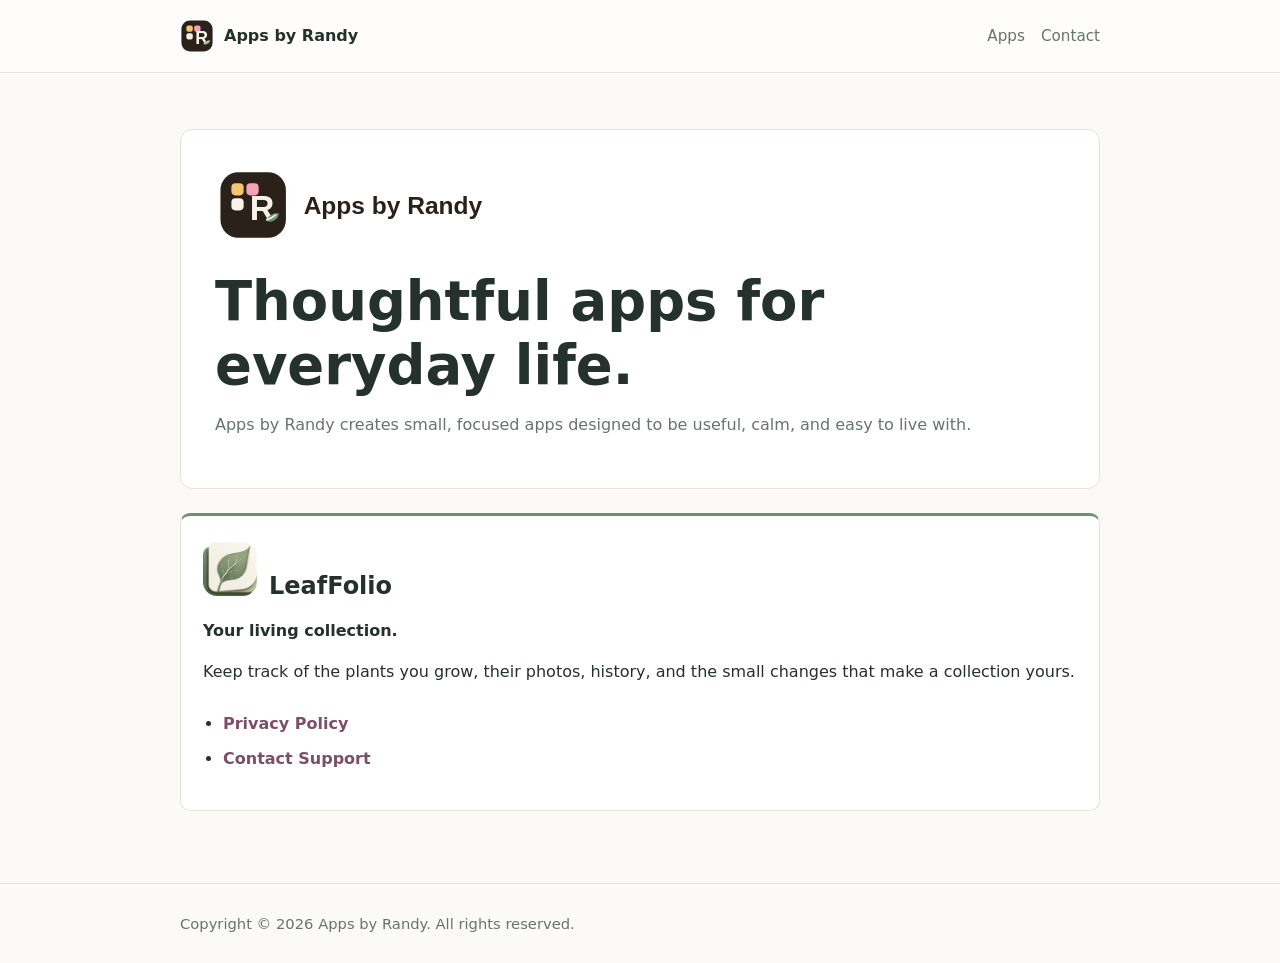
<file: index.html>
<!doctype html>
<html lang="en">
  <head>
    <meta charset="utf-8">
    <meta name="viewport" content="width=device-width, initial-scale=1">
    <title>Apps by Randy</title>
    <meta name="description" content="Thoughtful, focused apps for everyday life from Apps by Randy.">
    <link rel="icon" href="/assets/appsbyrandy-mark.svg" type="image/svg+xml">
    <link rel="stylesheet" href="/assets/site.css">
    <style>
      .card.leaffolio { border-top: 3px solid #6F8F72; }

      .card p:last-child { margin-bottom: 0; }

      .app-card-brand {
        display: inline-flex;
        align-items: center;
        gap: 12px;
        color: inherit;
        text-decoration: none;
      }

      .app-card-brand h2 {
        margin-bottom: 0;
      }

      .app-card-brand:hover h2,
      .app-card-brand:focus-visible h2 {
        text-decoration: underline;
        text-underline-offset: 3px;
      }

      .app-card-copy {
        margin-top: 14px;
      }

      .secondary-link {
        display: inline-block;
        margin-top: 10px;
        font-weight: 700;
        text-decoration: none;
      }
    </style>
  </head>
  <body>
    <header>
      <nav class="shell">
        <a class="brand" href="/">
          <img class="brand-mark" src="/assets/appsbyrandy-mark.svg" alt="" aria-hidden="true">
          <span>Apps by Randy</span>
        </a>
        <div class="nav-links">
          <a href="#apps">Apps</a>
          <a href="mailto:support@appsbyrandy.com">Contact</a>
        </div>
      </nav>
    </header>

    <main class="shell">
      <section class="hero">
        <img class="hero-logo" src="/assets/appsbyrandy-logo.svg" alt="Apps by Randy">
        <h1>Thoughtful apps for everyday life.</h1>
        <p class="muted">Apps by Randy creates small, focused apps designed to be useful, calm, and easy to live with.</p>
      </section>

      <section id="apps" class="cards" aria-label="Apps">
        <article class="card leaffolio">
          <a class="app-card-brand" href="/apps/leaffolio/" aria-label="Learn more about LeafFolio">
            <img class="app-card-icon" src="/assets/leaffolio-icon.png" alt="" aria-hidden="true">
            <h2>LeafFolio</h2>
          </a>
          <div class="app-card-copy">
            <p><strong>Your living collection.</strong></p>
            <p>Keep track of the plants you grow, their photos, history, and the small changes that make a collection yours.</p>
            <ul>
              <li><a class="secondary-link" href="/privacy/leaffolio/">Privacy Policy</a></li>
              <li><a class="secondary-link" href="/support/leaffolio/">Contact Support</a></li>
            </ul>
          </div>
        </article>
      </section>
    </main>

    <footer>
      <div class="shell">Copyright &copy; 2026 Apps by Randy. All rights reserved.</div>
    </footer>
  </body>
</html>
</file>
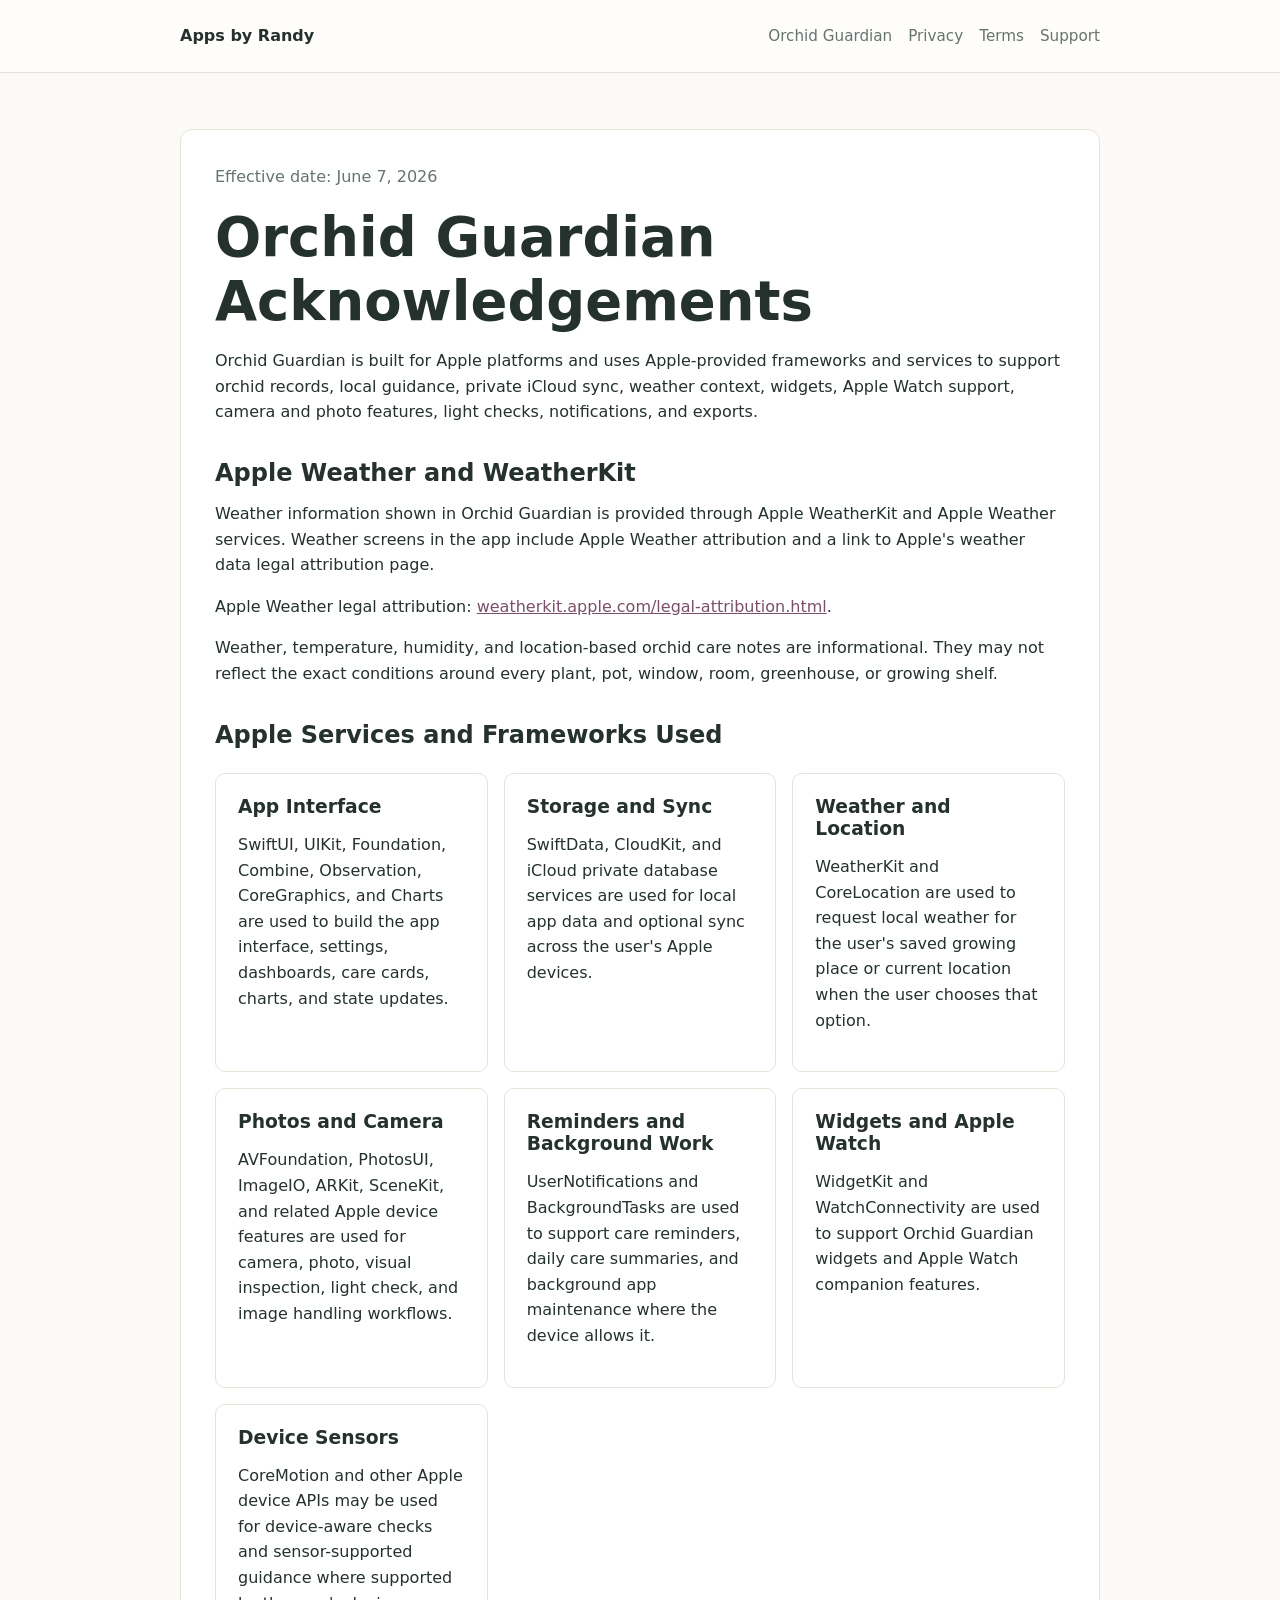
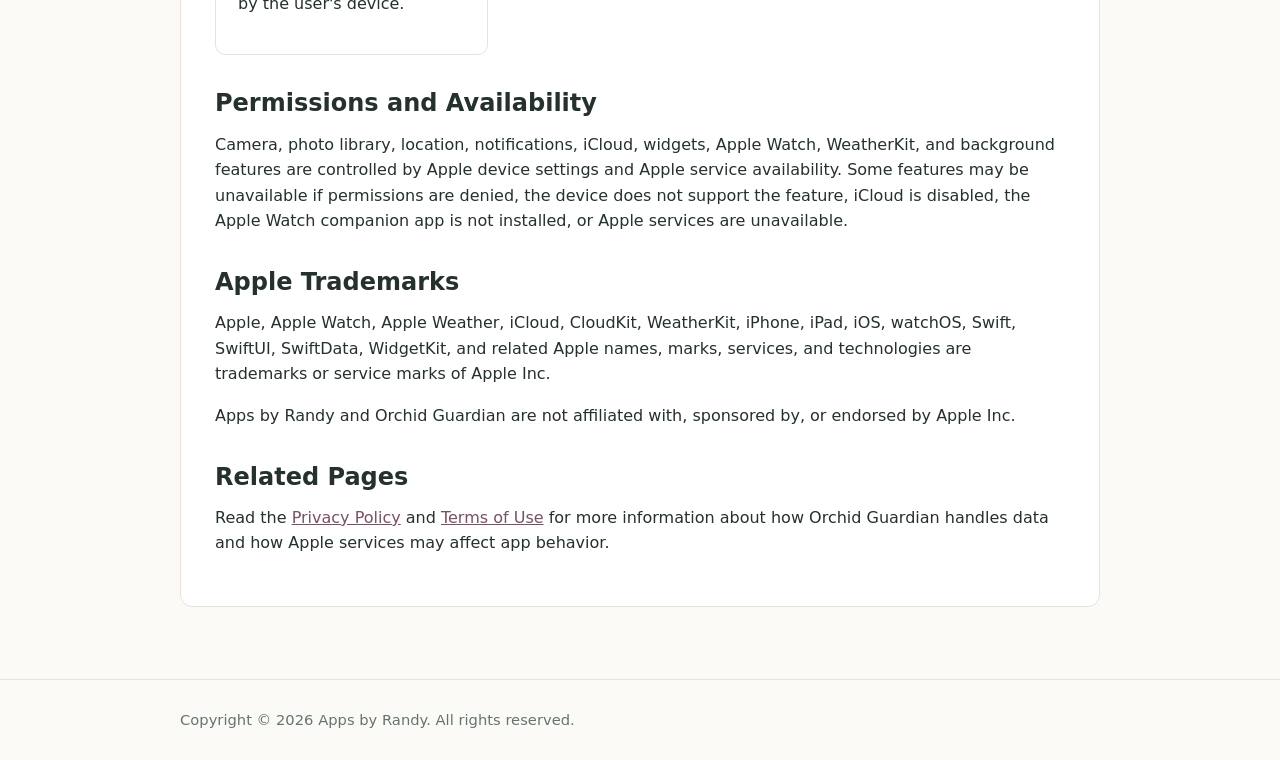
<file: acknowledgements/orchid-guardian/index.html>
<!doctype html>
<html lang="en">
  <head>
    <meta charset="utf-8">
    <meta name="viewport" content="width=device-width, initial-scale=1">
    <title>Orchid Guardian Acknowledgements | Apps by Randy</title>
    <meta name="description" content="Acknowledgements for Apple services, frameworks, and technologies used by Orchid Guardian.">
    <link rel="stylesheet" href="/assets/site.css">
  </head>
  <body>
    <header>
      <nav class="shell">
        <a class="brand" href="/">Apps by Randy</a>
        <div class="nav-links">
          <a href="/apps/orchid-guardian/">Orchid Guardian</a>
          <a href="/privacy/orchid-guardian/">Privacy</a>
          <a href="/terms/orchid-guardian/">Terms</a>
          <a href="/support/orchid-guardian/">Support</a>
        </div>
      </nav>
    </header>

    <main class="shell">
      <article class="hero">
        <p class="muted">Effective date: June 7, 2026</p>
        <h1>Orchid Guardian Acknowledgements</h1>
        <p>Orchid Guardian is built for Apple platforms and uses Apple-provided frameworks and services to support orchid records, local guidance, private iCloud sync, weather context, widgets, Apple Watch support, camera and photo features, light checks, notifications, and exports.</p>

        <h2>Apple Weather and WeatherKit</h2>
        <p>Weather information shown in Orchid Guardian is provided through Apple WeatherKit and Apple Weather services. Weather screens in the app include Apple Weather attribution and a link to Apple's weather data legal attribution page.</p>
        <p>Apple Weather legal attribution: <a href="https://weatherkit.apple.com/legal-attribution.html">weatherkit.apple.com/legal-attribution.html</a>.</p>
        <p>Weather, temperature, humidity, and location-based orchid care notes are informational. They may not reflect the exact conditions around every plant, pot, window, room, greenhouse, or growing shelf.</p>

        <h2>Apple Services and Frameworks Used</h2>
        <section class="cards">
          <article class="card">
            <h3>App Interface</h3>
            <p>SwiftUI, UIKit, Foundation, Combine, Observation, CoreGraphics, and Charts are used to build the app interface, settings, dashboards, care cards, charts, and state updates.</p>
          </article>
          <article class="card">
            <h3>Storage and Sync</h3>
            <p>SwiftData, CloudKit, and iCloud private database services are used for local app data and optional sync across the user's Apple devices.</p>
          </article>
          <article class="card">
            <h3>Weather and Location</h3>
            <p>WeatherKit and CoreLocation are used to request local weather for the user's saved growing place or current location when the user chooses that option.</p>
          </article>
          <article class="card">
            <h3>Photos and Camera</h3>
            <p>AVFoundation, PhotosUI, ImageIO, ARKit, SceneKit, and related Apple device features are used for camera, photo, visual inspection, light check, and image handling workflows.</p>
          </article>
          <article class="card">
            <h3>Reminders and Background Work</h3>
            <p>UserNotifications and BackgroundTasks are used to support care reminders, daily care summaries, and background app maintenance where the device allows it.</p>
          </article>
          <article class="card">
            <h3>Widgets and Apple Watch</h3>
            <p>WidgetKit and WatchConnectivity are used to support Orchid Guardian widgets and Apple Watch companion features.</p>
          </article>
          <article class="card">
            <h3>Device Sensors</h3>
            <p>CoreMotion and other Apple device APIs may be used for device-aware checks and sensor-supported guidance where supported by the user's device.</p>
          </article>
        </section>

        <h2>Permissions and Availability</h2>
        <p>Camera, photo library, location, notifications, iCloud, widgets, Apple Watch, WeatherKit, and background features are controlled by Apple device settings and Apple service availability. Some features may be unavailable if permissions are denied, the device does not support the feature, iCloud is disabled, the Apple Watch companion app is not installed, or Apple services are unavailable.</p>

        <h2>Apple Trademarks</h2>
        <p>Apple, Apple Watch, Apple Weather, iCloud, CloudKit, WeatherKit, iPhone, iPad, iOS, watchOS, Swift, SwiftUI, SwiftData, WidgetKit, and related Apple names, marks, services, and technologies are trademarks or service marks of Apple Inc.</p>
        <p>Apps by Randy and Orchid Guardian are not affiliated with, sponsored by, or endorsed by Apple Inc.</p>

        <h2>Related Pages</h2>
        <p>Read the <a href="/privacy/orchid-guardian/">Privacy Policy</a> and <a href="/terms/orchid-guardian/">Terms of Use</a> for more information about how Orchid Guardian handles data and how Apple services may affect app behavior.</p>
      </article>
    </main>

    <footer>
      <div class="shell">Copyright &copy; 2026 Apps by Randy. All rights reserved.</div>
    </footer>
  </body>
</html>
</file>
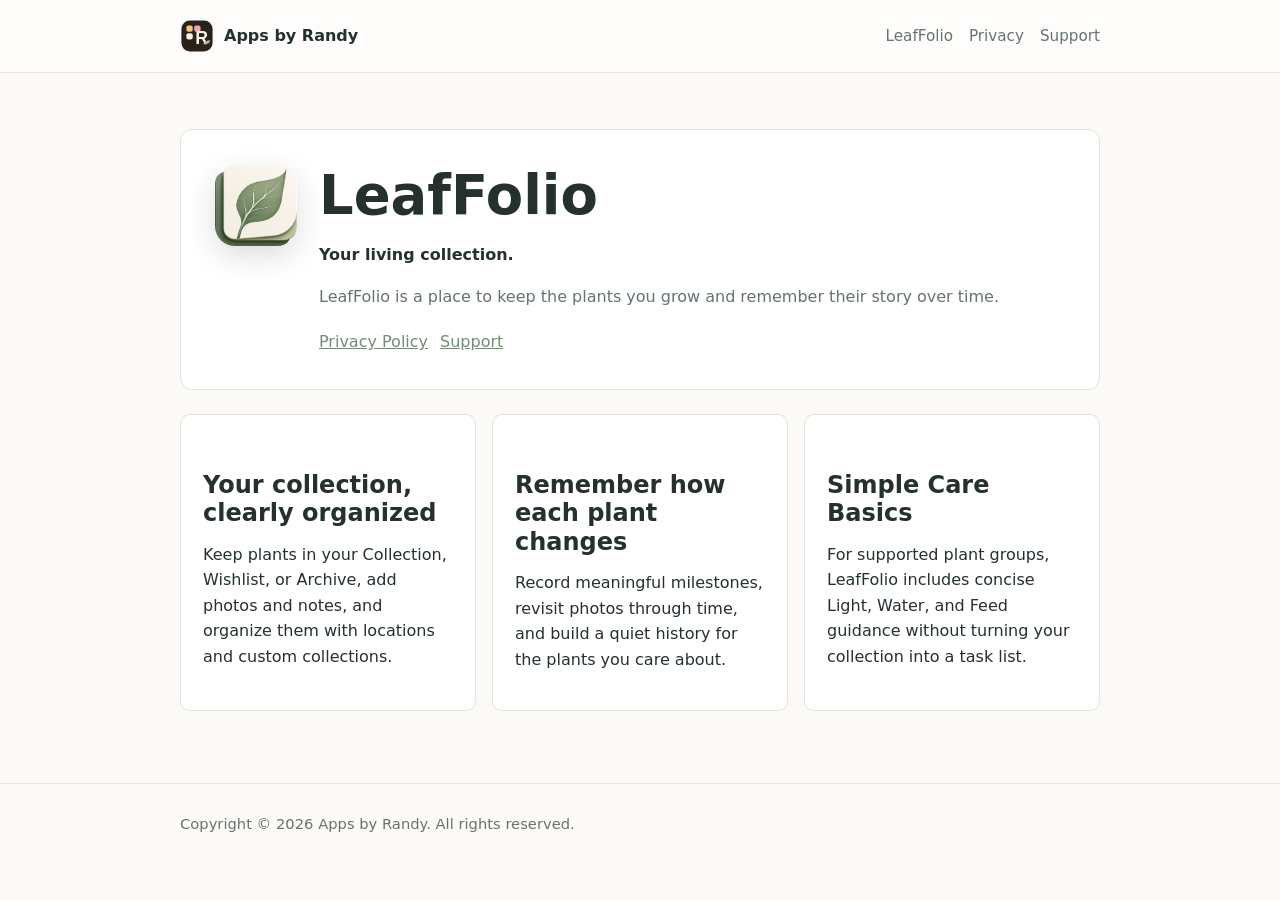
<file: apps/leaffolio/index.html>
<!doctype html>
<html lang="en">
  <head>
    <meta charset="utf-8">
    <meta name="viewport" content="width=device-width, initial-scale=1">
    <title>LeafFolio | Apps by Randy</title>
    <meta name="description" content="LeafFolio — Your living collection.">
    <link rel="icon" href="/assets/leaffolio-icon.png" type="image/png">
    <link rel="stylesheet" href="/assets/site.css">
    <style>
      :root {
        --accent: #6F8F72;
        --leaf: #6F8F72;
      }

      .app-actions {
        display: flex;
        flex-wrap: wrap;
        gap: 12px;
        margin-top: 20px;
      }

      .app-actions .secondary-link {
        margin-top: 0;
      }
    </style>
  </head>
  <body>
    <header>
      <nav class="shell">
        <a class="brand" href="/">
          <img class="brand-mark" src="/assets/appsbyrandy-mark.svg" alt="" aria-hidden="true">
          <span>Apps by Randy</span>
        </a>
        <div class="nav-links">
          <a href="/apps/leaffolio/">LeafFolio</a>
          <a href="/privacy/leaffolio/">Privacy</a>
          <a href="/support/leaffolio/">Support</a>
        </div>
      </nav>
    </header>

    <main class="shell">
      <section class="hero app-hero">
        <img class="app-icon" src="/assets/leaffolio-icon.png" alt="LeafFolio app icon">
        <div>
          <h1>LeafFolio</h1>
          <p><strong>Your living collection.</strong></p>
          <p class="muted">LeafFolio is a place to keep the plants you grow and remember their story over time.</p>
          <div class="app-actions">
            <a class="secondary-link" href="/privacy/leaffolio/">Privacy Policy</a>
            <a class="secondary-link" href="/support/leaffolio/">Support</a>
          </div>
        </div>
      </section>

      <section class="cards" aria-label="LeafFolio highlights">
        <article class="card">
          <h2>Your collection, clearly organized</h2>
          <p>Keep plants in your Collection, Wishlist, or Archive, add photos and notes, and organize them with locations and custom collections.</p>
        </article>

        <article class="card">
          <h2>Remember how each plant changes</h2>
          <p>Record meaningful milestones, revisit photos through time, and build a quiet history for the plants you care about.</p>
        </article>

        <article class="card">
          <h2>Simple Care Basics</h2>
          <p>For supported plant groups, LeafFolio includes concise Light, Water, and Feed guidance without turning your collection into a task list.</p>
        </article>
      </section>
    </main>

    <footer>
      <div class="shell">Copyright &copy; 2026 Apps by Randy. All rights reserved.</div>
    </footer>
  </body>
</html>
</file>
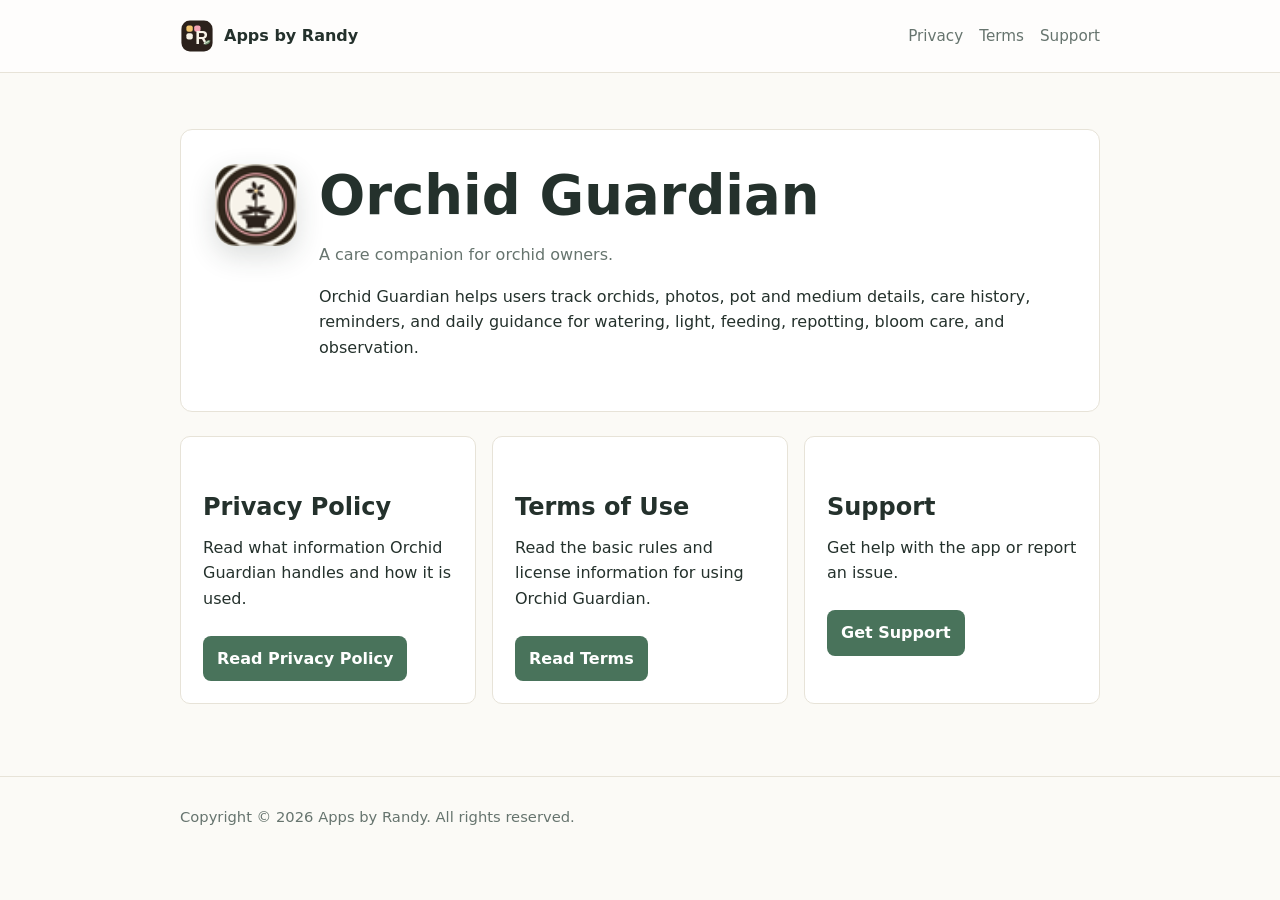
<file: apps/orchid-guardian/index.html>
<!doctype html>
<html lang="en">
  <head>
    <meta charset="utf-8">
    <meta name="viewport" content="width=device-width, initial-scale=1">
    <title>Orchid Guardian | Apps by Randy</title>
    <meta name="description" content="Orchid Guardian app information, privacy policy, terms, and support.">
    <link rel="icon" href="/assets/orchid-guardian-icon.png" type="image/png">
    <link rel="stylesheet" href="/assets/site.css">
  </head>
  <body>
    <header>
      <nav class="shell">
        <a class="brand" href="/">
          <img class="brand-mark" src="/assets/appsbyrandy-mark.svg" alt="" aria-hidden="true">
          <span>Apps by Randy</span>
        </a>
        <div class="nav-links">
          <a href="/privacy/orchid-guardian/">Privacy</a>
          <a href="/terms/orchid-guardian/">Terms</a>
          <a href="/support/orchid-guardian/">Support</a>
        </div>
      </nav>
    </header>
    <main class="shell">
      <section class="hero app-hero">
        <img class="app-icon" src="/assets/orchid-guardian-icon.png" alt="Orchid Guardian app icon">
        <div>
          <h1>Orchid Guardian</h1>
          <p class="muted">A care companion for orchid owners.</p>
          <p>Orchid Guardian helps users track orchids, photos, pot and medium details, care history, reminders, and daily guidance for watering, light, feeding, repotting, bloom care, and observation.</p>
        </div>
      </section>
      <section class="cards">
        <article class="card">
          <h2>Privacy Policy</h2>
          <p>Read what information Orchid Guardian handles and how it is used.</p>
          <a class="button" href="/privacy/orchid-guardian/">Read Privacy Policy</a>
        </article>
        <article class="card">
          <h2>Terms of Use</h2>
          <p>Read the basic rules and license information for using Orchid Guardian.</p>
          <a class="button" href="/terms/orchid-guardian/">Read Terms</a>
        </article>
        <article class="card">
          <h2>Support</h2>
          <p>Get help with the app or report an issue.</p>
          <a class="button" href="/support/orchid-guardian/">Get Support</a>
        </article>
      </section>
    </main>
    <footer>
      <div class="shell">Copyright &copy; 2026 Apps by Randy. All rights reserved.</div>
    </footer>
  </body>
</html>
</file>
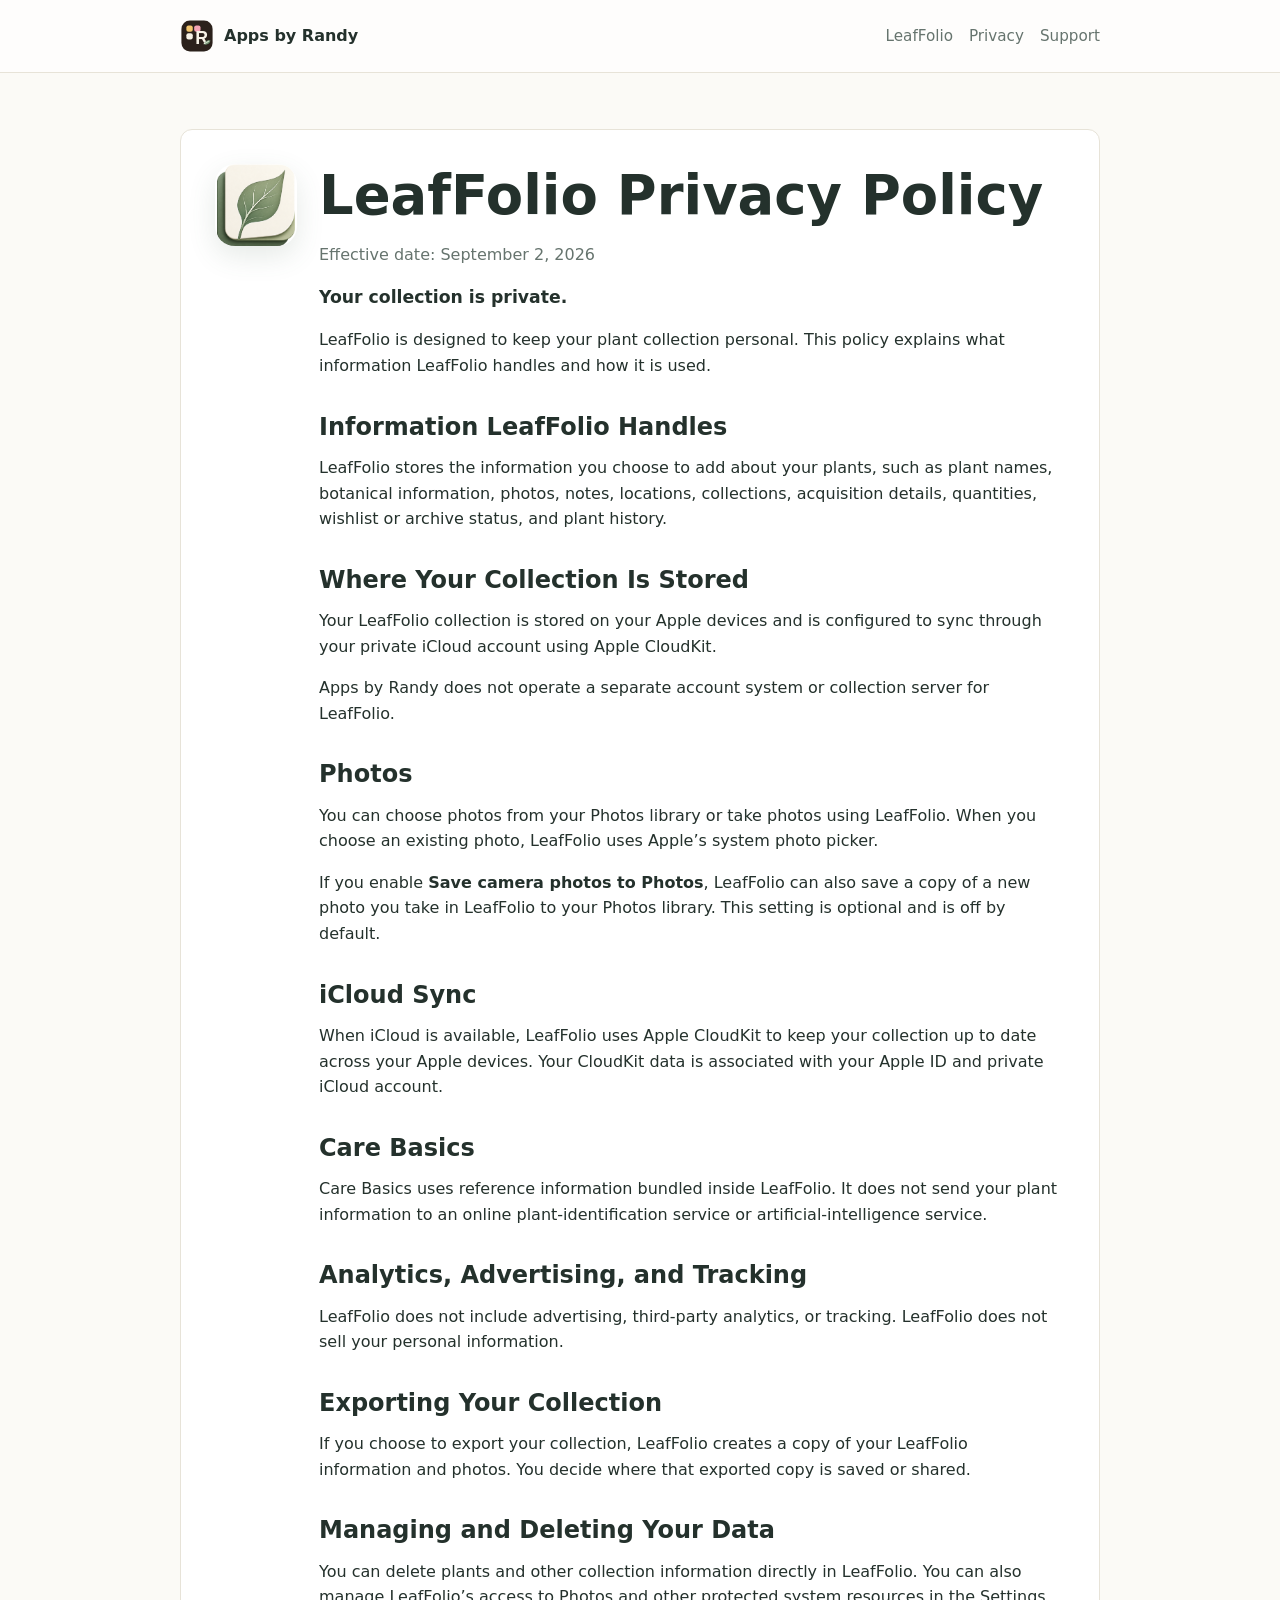
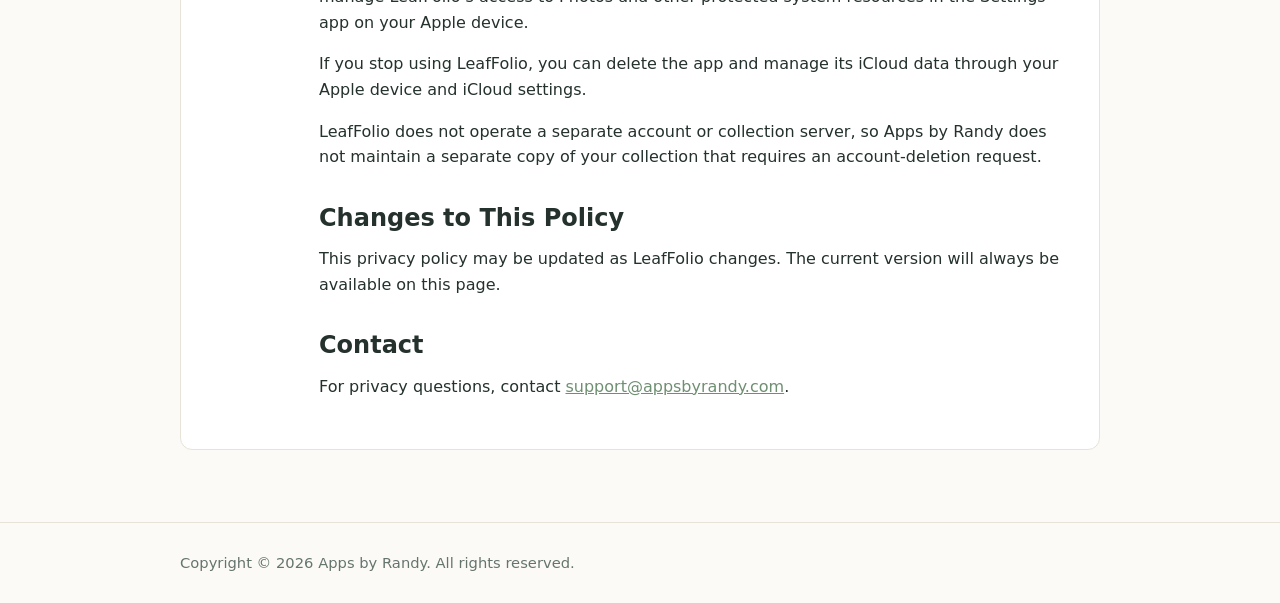
<file: privacy/leaffolio/index.html>
<!doctype html>
<html lang="en">
  <head>
    <meta charset="utf-8">
    <meta name="viewport" content="width=device-width, initial-scale=1">
    <title>LeafFolio Privacy Policy</title>
    <meta name="description" content="Privacy policy for LeafFolio.">
    <link rel="icon" href="/assets/leaffolio-icon.png" type="image/png">
    <link rel="stylesheet" href="/assets/site.css">

    <style>
      :root {
        --accent: #6F8F72;
        --leaf: #6F8F72;
      }

      .leaffolio-icon {
        width: 82px;
        height: 82px;
        border-radius: 20px;
        object-fit: contain;
        flex: 0 0 auto;
        box-shadow: 0 10px 28px rgba(78, 103, 82, 0.14);
      }

      .privacy-intro {
        font-size: 1.08rem;
      }
    </style>
  </head>

  <body>
    <header>
      <nav class="shell">
        <a class="brand" href="/">
          <img class="brand-mark" src="/assets/appsbyrandy-mark.svg" alt="" aria-hidden="true">
          <span>Apps by Randy</span>
        </a>
        <div class="nav-links">
          <a href="/apps/leaffolio/">LeafFolio</a>
          <a href="/privacy/leaffolio/">Privacy</a>
          <a href="/support/leaffolio/">Support</a>
        </div>
      </nav>
    </header>

    <main class="shell">
      <article class="hero app-hero">
        <img class="leaffolio-icon" src="/assets/leaffolio-icon.png" alt="LeafFolio app icon">
        <div>
          <h1>LeafFolio Privacy Policy</h1>
          <p class="muted">Effective date: September 2, 2026</p>
          <p class="privacy-intro"><strong>Your collection is private.</strong></p>
          <p>LeafFolio is designed to keep your plant collection personal. This policy explains what information LeafFolio handles and how it is used.</p>

          <h2>Information LeafFolio Handles</h2>
          <p>LeafFolio stores the information you choose to add about your plants, such as plant names, botanical information, photos, notes, locations, collections, acquisition details, quantities, wishlist or archive status, and plant history.</p>

          <h2>Where Your Collection Is Stored</h2>
          <p>Your LeafFolio collection is stored on your Apple devices and is configured to sync through your private iCloud account using Apple CloudKit.</p>
          <p>Apps by Randy does not operate a separate account system or collection server for LeafFolio.</p>

          <h2>Photos</h2>
          <p>You can choose photos from your Photos library or take photos using LeafFolio. When you choose an existing photo, LeafFolio uses Apple’s system photo picker.</p>
          <p>If you enable <strong>Save camera photos to Photos</strong>, LeafFolio can also save a copy of a new photo you take in LeafFolio to your Photos library. This setting is optional and is off by default.</p>

          <h2>iCloud Sync</h2>
          <p>When iCloud is available, LeafFolio uses Apple CloudKit to keep your collection up to date across your Apple devices. Your CloudKit data is associated with your Apple ID and private iCloud account.</p>

          <h2>Care Basics</h2>
          <p>Care Basics uses reference information bundled inside LeafFolio. It does not send your plant information to an online plant-identification service or artificial-intelligence service.</p>

          <h2>Analytics, Advertising, and Tracking</h2>
          <p>LeafFolio does not include advertising, third-party analytics, or tracking. LeafFolio does not sell your personal information.</p>

          <h2>Exporting Your Collection</h2>
          <p>If you choose to export your collection, LeafFolio creates a copy of your LeafFolio information and photos. You decide where that exported copy is saved or shared.</p>

          <h2>Managing and Deleting Your Data</h2>
          <p>You can delete plants and other collection information directly in LeafFolio. You can also manage LeafFolio’s access to Photos and other protected system resources in the Settings app on your Apple device.</p>
          <p>If you stop using LeafFolio, you can delete the app and manage its iCloud data through your Apple device and iCloud settings.</p>
          <p>LeafFolio does not operate a separate account or collection server, so Apps by Randy does not maintain a separate copy of your collection that requires an account-deletion request.</p>

          <h2>Changes to This Policy</h2>
          <p>This privacy policy may be updated as LeafFolio changes. The current version will always be available on this page.</p>

          <h2>Contact</h2>
          <p>For privacy questions, contact <a href="mailto:support@appsbyrandy.com">support@appsbyrandy.com</a>.</p>
        </div>
      </article>
    </main>

    <footer>
      <div class="shell">Copyright &copy; 2026 Apps by Randy. All rights reserved.</div>
    </footer>
  </body>
</html>
</file>
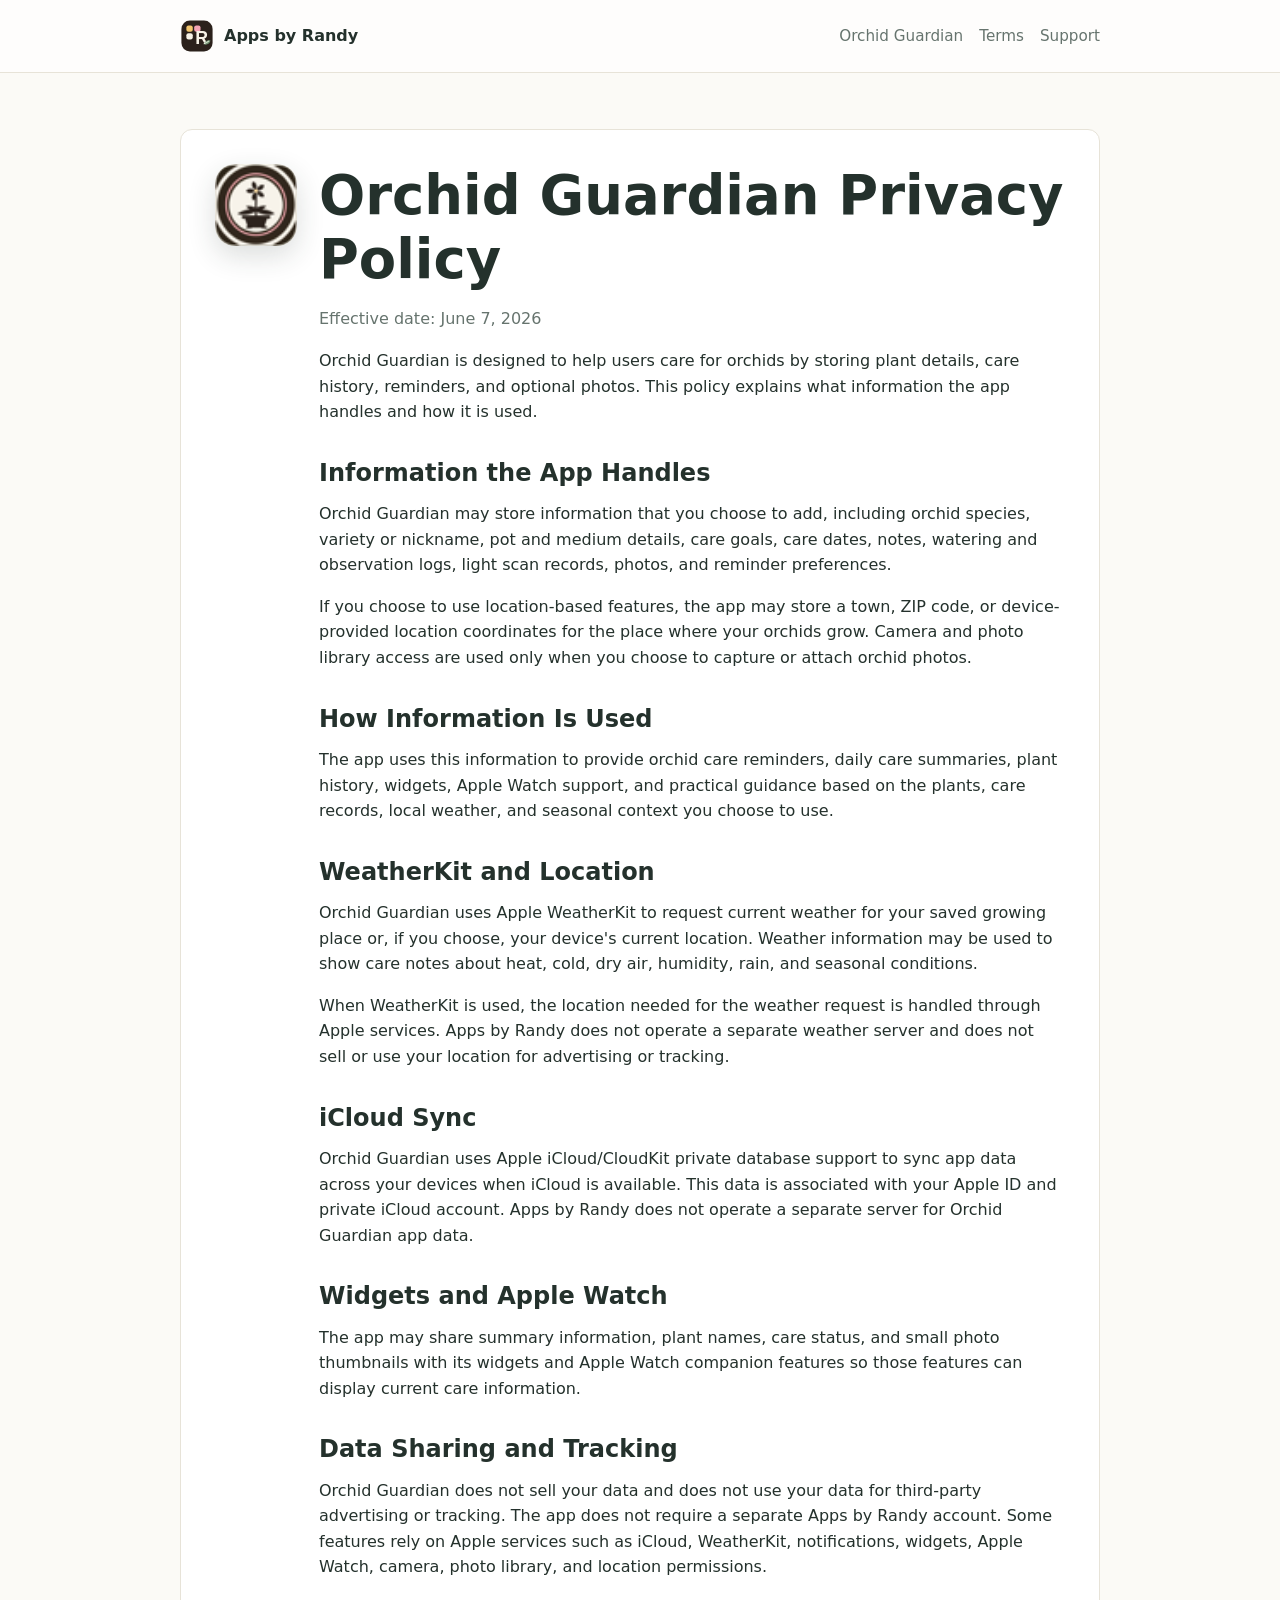
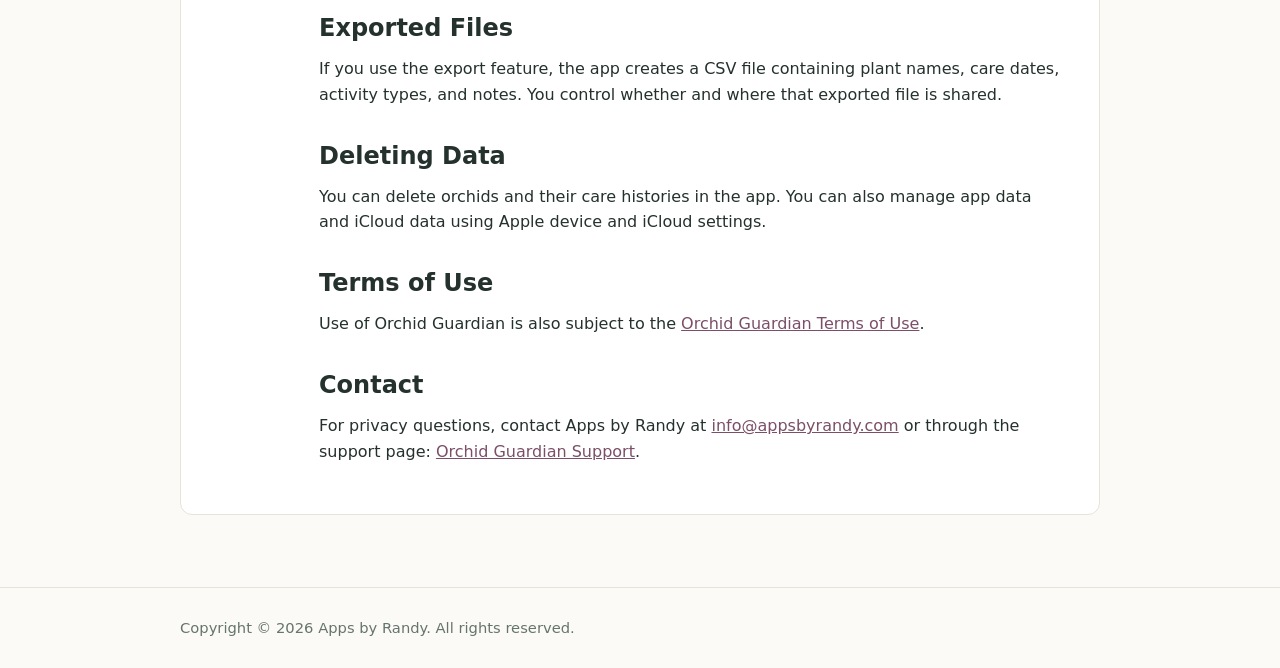
<file: privacy/orchid-guardian/index.html>
<!doctype html>
<html lang="en">
  <head>
    <meta charset="utf-8">
    <meta name="viewport" content="width=device-width, initial-scale=1">
    <title>Orchid Guardian Privacy Policy | Apps by Randy</title>
    <meta name="description" content="Privacy policy for Orchid Guardian.">
    <link rel="icon" href="/assets/orchid-guardian-icon.png" type="image/png">
    <link rel="stylesheet" href="/assets/site.css">
  </head>
  <body>
    <header>
      <nav class="shell">
        <a class="brand" href="/">
          <img class="brand-mark" src="/assets/appsbyrandy-mark.svg" alt="" aria-hidden="true">
          <span>Apps by Randy</span>
        </a>
        <div class="nav-links">
          <a href="/apps/orchid-guardian/">Orchid Guardian</a>
          <a href="/terms/orchid-guardian/">Terms</a>
          <a href="/support/orchid-guardian/">Support</a>
        </div>
      </nav>
    </header>
    <main class="shell">
      <article class="hero app-hero">
        <img class="app-icon" src="/assets/orchid-guardian-icon.png" alt="Orchid Guardian app icon">
        <div>
          <h1>Orchid Guardian Privacy Policy</h1>
          <p class="muted">Effective date: June 7, 2026</p>
          <p>Orchid Guardian is designed to help users care for orchids by storing plant details, care history, reminders, and optional photos. This policy explains what information the app handles and how it is used.</p>

          <h2>Information the App Handles</h2>
          <p>Orchid Guardian may store information that you choose to add, including orchid species, variety or nickname, pot and medium details, care goals, care dates, notes, watering and observation logs, light scan records, photos, and reminder preferences.</p>
          <p>If you choose to use location-based features, the app may store a town, ZIP code, or device-provided location coordinates for the place where your orchids grow. Camera and photo library access are used only when you choose to capture or attach orchid photos.</p>

          <h2>How Information Is Used</h2>
          <p>The app uses this information to provide orchid care reminders, daily care summaries, plant history, widgets, Apple Watch support, and practical guidance based on the plants, care records, local weather, and seasonal context you choose to use.</p>

          <h2>WeatherKit and Location</h2>
          <p>Orchid Guardian uses Apple WeatherKit to request current weather for your saved growing place or, if you choose, your device's current location. Weather information may be used to show care notes about heat, cold, dry air, humidity, rain, and seasonal conditions.</p>
          <p>When WeatherKit is used, the location needed for the weather request is handled through Apple services. Apps by Randy does not operate a separate weather server and does not sell or use your location for advertising or tracking.</p>

          <h2>iCloud Sync</h2>
          <p>Orchid Guardian uses Apple iCloud/CloudKit private database support to sync app data across your devices when iCloud is available. This data is associated with your Apple ID and private iCloud account. Apps by Randy does not operate a separate server for Orchid Guardian app data.</p>

          <h2>Widgets and Apple Watch</h2>
          <p>The app may share summary information, plant names, care status, and small photo thumbnails with its widgets and Apple Watch companion features so those features can display current care information.</p>

          <h2>Data Sharing and Tracking</h2>
          <p>Orchid Guardian does not sell your data and does not use your data for third-party advertising or tracking. The app does not require a separate Apps by Randy account. Some features rely on Apple services such as iCloud, WeatherKit, notifications, widgets, Apple Watch, camera, photo library, and location permissions.</p>

          <h2>Exported Files</h2>
          <p>If you use the export feature, the app creates a CSV file containing plant names, care dates, activity types, and notes. You control whether and where that exported file is shared.</p>

          <h2>Deleting Data</h2>
          <p>You can delete orchids and their care histories in the app. You can also manage app data and iCloud data using Apple device and iCloud settings.</p>

          <h2>Terms of Use</h2>
          <p>Use of Orchid Guardian is also subject to the <a href="/terms/orchid-guardian/">Orchid Guardian Terms of Use</a>.</p>

          <h2>Contact</h2>
          <p>For privacy questions, contact Apps by Randy at <a href="mailto:info@appsbyrandy.com">info@appsbyrandy.com</a> or through the support page: <a href="/support/orchid-guardian/">Orchid Guardian Support</a>.</p>
        </div>
      </article>
    </main>
    <footer>
      <div class="shell">Copyright &copy; 2026 Apps by Randy. All rights reserved.</div>
    </footer>
  </body>
</html>
</file>
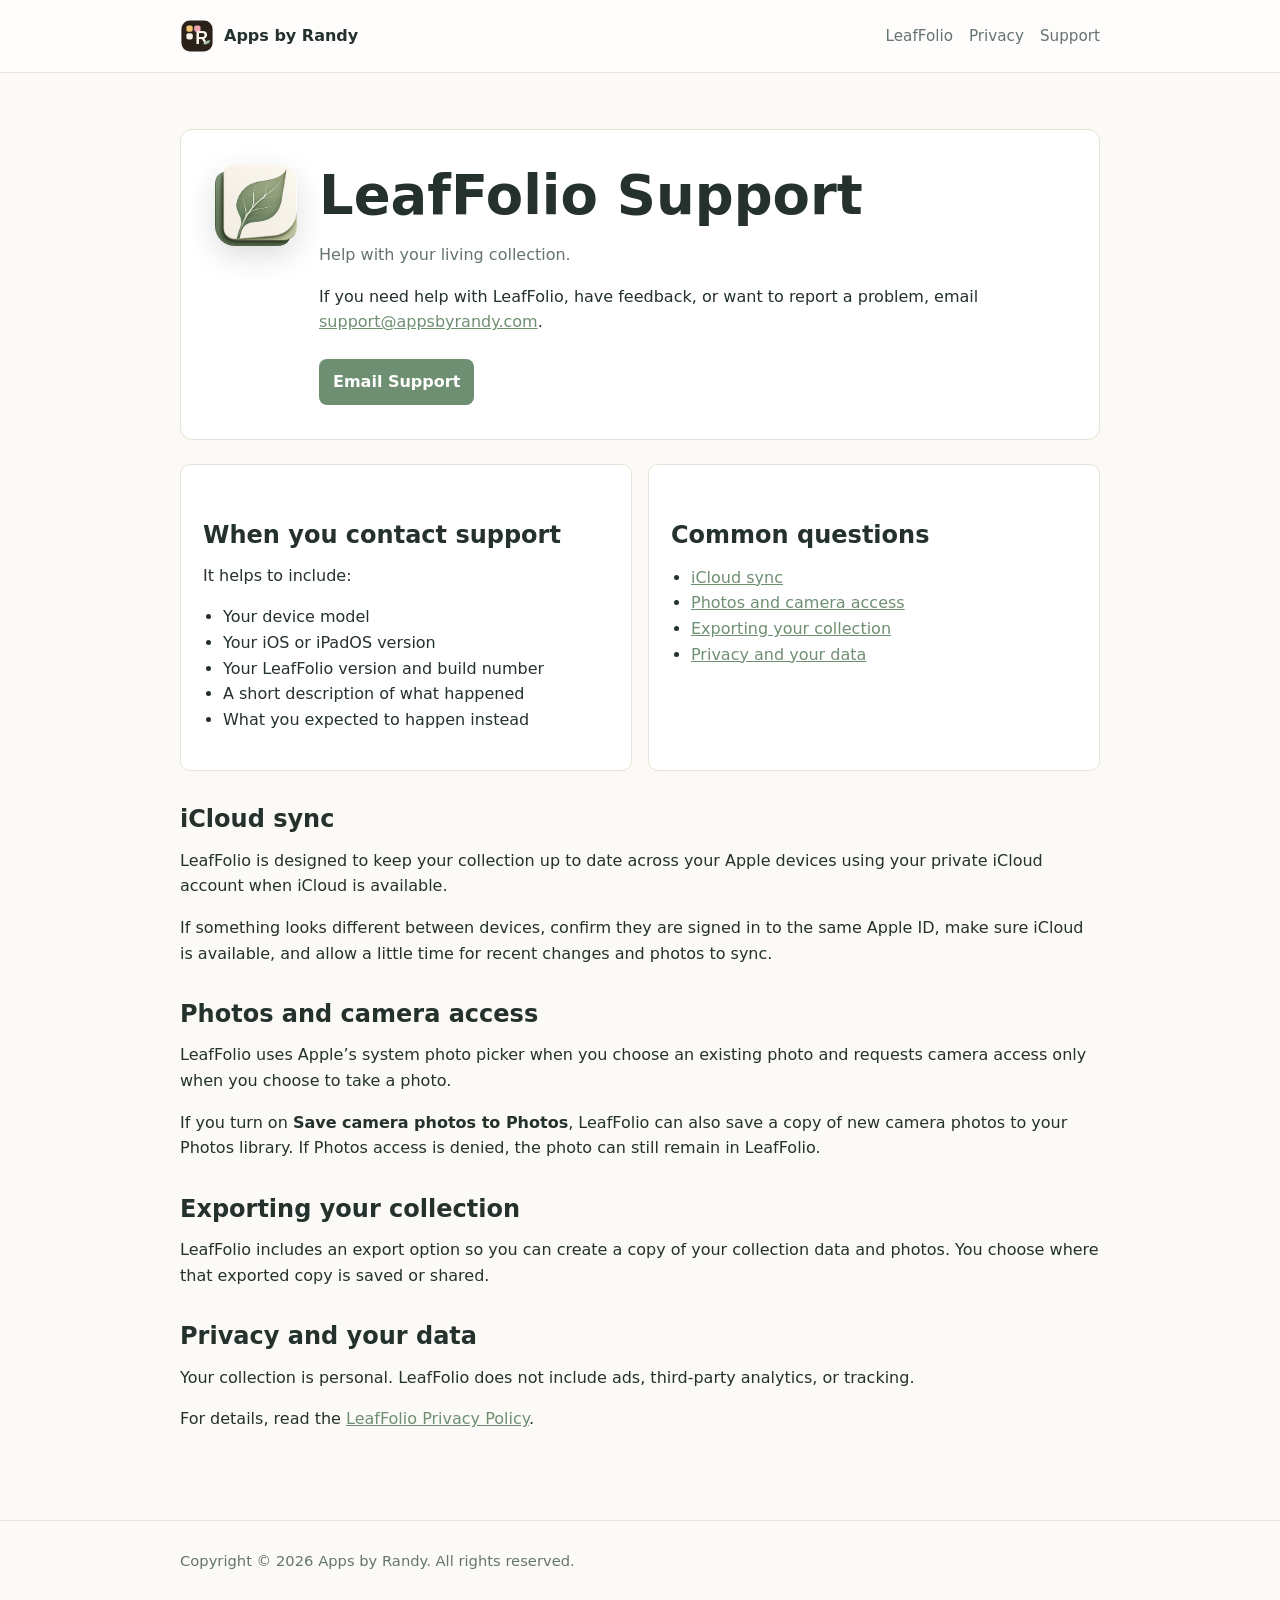
<file: support/leaffolio/index.html>
<!doctype html>
<html lang="en">
  <head>
    <meta charset="utf-8">
    <meta name="viewport" content="width=device-width, initial-scale=1">
    <title>LeafFolio Support</title>
    <meta name="description" content="Support information for LeafFolio.">
    <link rel="icon" href="/assets/leaffolio-icon.png" type="image/png">
    <link rel="stylesheet" href="/assets/site.css">
    <style>
      :root {
        --accent: #6F8F72;
        --leaf: #6F8F72;
      }
    </style>
  </head>
  <body>
    <header>
      <nav class="shell">
        <a class="brand" href="/">
          <img class="brand-mark" src="/assets/appsbyrandy-mark.svg" alt="" aria-hidden="true">
          <span>Apps by Randy</span>
        </a>
        <div class="nav-links">
          <a href="/apps/leaffolio/">LeafFolio</a>
          <a href="/privacy/leaffolio/">Privacy</a>
          <a href="/support/leaffolio/">Support</a>
        </div>
      </nav>
    </header>

    <main class="shell">
      <section class="hero app-hero">
        <img class="app-icon" src="/assets/leaffolio-icon.png" alt="LeafFolio app icon">
        <div>
          <h1>LeafFolio Support</h1>
          <p class="muted">Help with your living collection.</p>
          <p>If you need help with LeafFolio, have feedback, or want to report a problem, email <a href="mailto:support@appsbyrandy.com">support@appsbyrandy.com</a>.</p>
          <a class="button" href="mailto:support@appsbyrandy.com">Email Support</a>
        </div>
      </section>

      <section class="cards" aria-label="Support information">
        <article class="card">
          <h2>When you contact support</h2>
          <p>It helps to include:</p>
          <ul>
            <li>Your device model</li>
            <li>Your iOS or iPadOS version</li>
            <li>Your LeafFolio version and build number</li>
            <li>A short description of what happened</li>
            <li>What you expected to happen instead</li>
          </ul>
        </article>

        <article class="card">
          <h2>Common questions</h2>
          <ul>
            <li><a href="#icloud">iCloud sync</a></li>
            <li><a href="#photos">Photos and camera access</a></li>
            <li><a href="#export">Exporting your collection</a></li>
            <li><a href="#privacy">Privacy and your data</a></li>
          </ul>
        </article>
      </section>

      <section id="icloud">
        <h2>iCloud sync</h2>
        <p>LeafFolio is designed to keep your collection up to date across your Apple devices using your private iCloud account when iCloud is available.</p>
        <p>If something looks different between devices, confirm they are signed in to the same Apple ID, make sure iCloud is available, and allow a little time for recent changes and photos to sync.</p>
      </section>

      <section id="photos">
        <h2>Photos and camera access</h2>
        <p>LeafFolio uses Apple’s system photo picker when you choose an existing photo and requests camera access only when you choose to take a photo.</p>
        <p>If you turn on <strong>Save camera photos to Photos</strong>, LeafFolio can also save a copy of new camera photos to your Photos library. If Photos access is denied, the photo can still remain in LeafFolio.</p>
      </section>

      <section id="export">
        <h2>Exporting your collection</h2>
        <p>LeafFolio includes an export option so you can create a copy of your collection data and photos. You choose where that exported copy is saved or shared.</p>
      </section>

      <section id="privacy">
        <h2>Privacy and your data</h2>
        <p>Your collection is personal. LeafFolio does not include ads, third-party analytics, or tracking.</p>
        <p>For details, read the <a href="/privacy/leaffolio/">LeafFolio Privacy Policy</a>.</p>
      </section>
    </main>

    <footer>
      <div class="shell">Copyright &copy; 2026 Apps by Randy. All rights reserved.</div>
    </footer>
  </body>
</html>
</file>
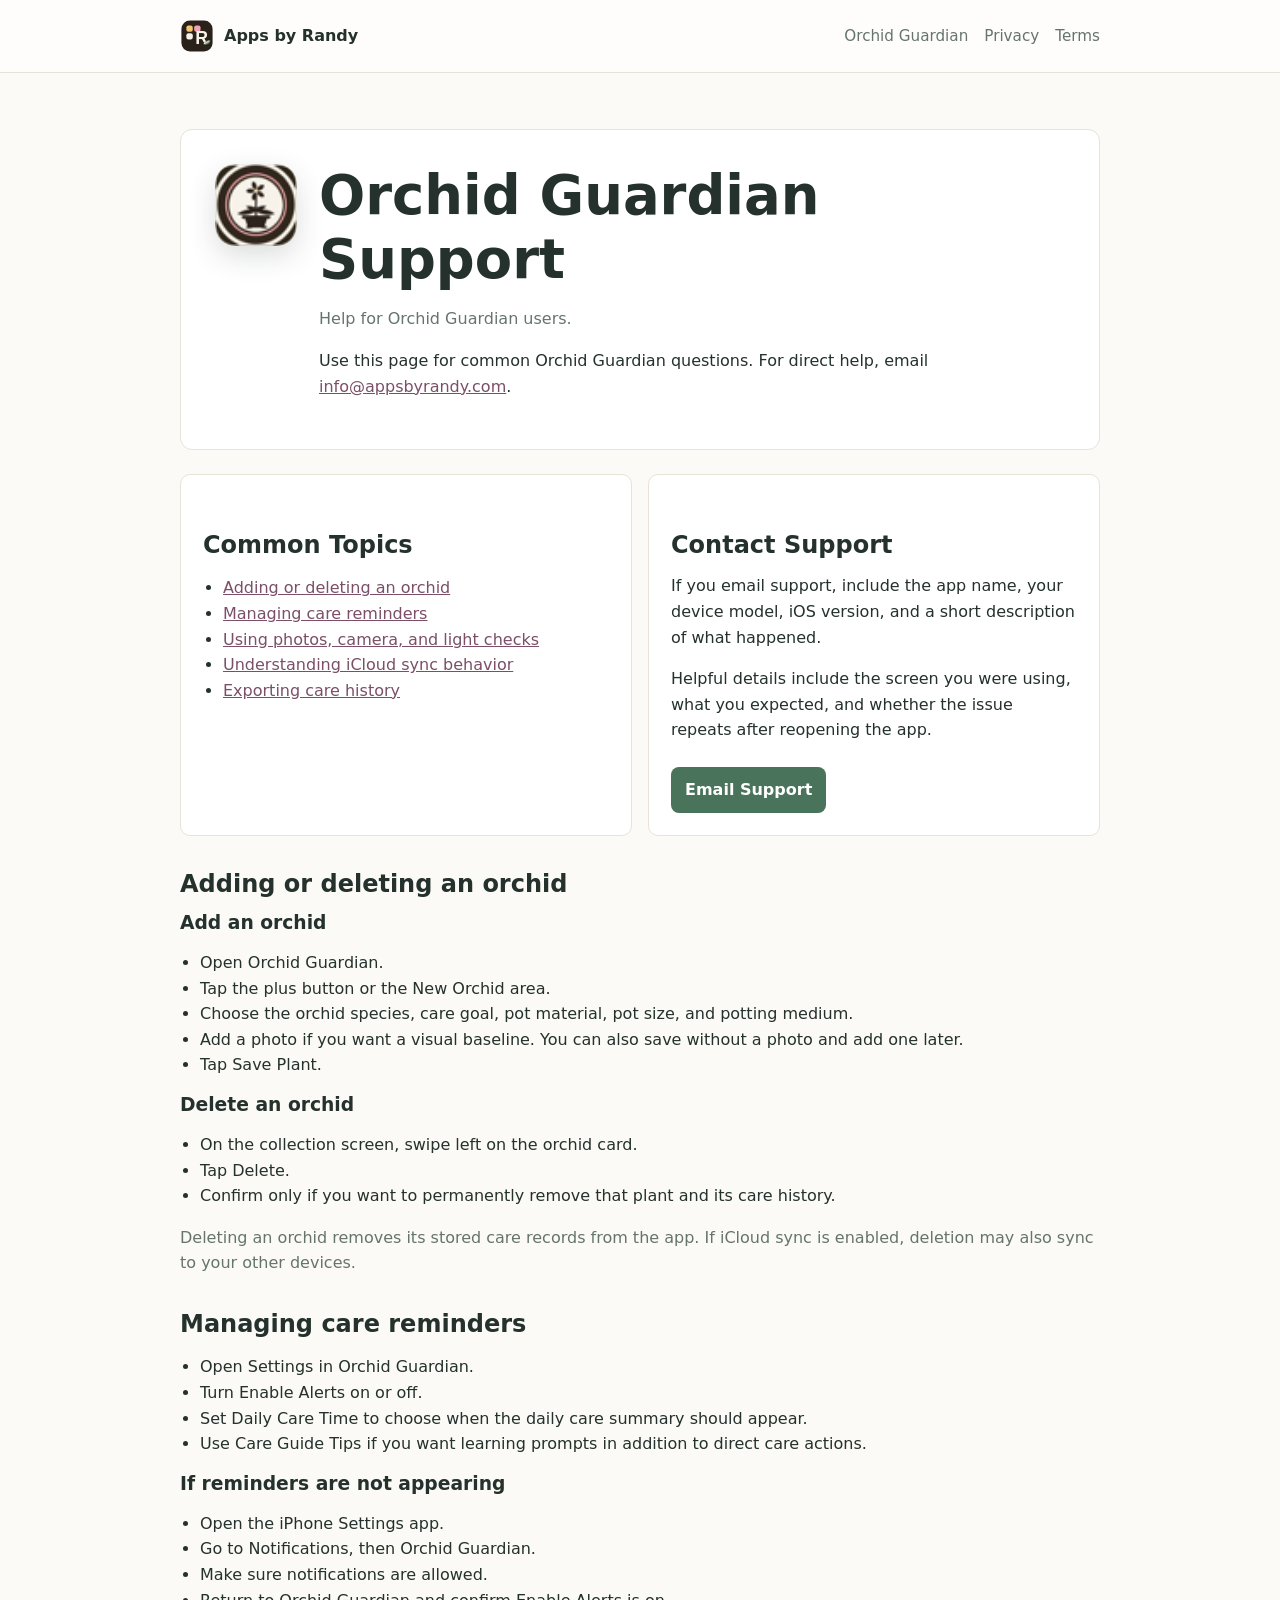
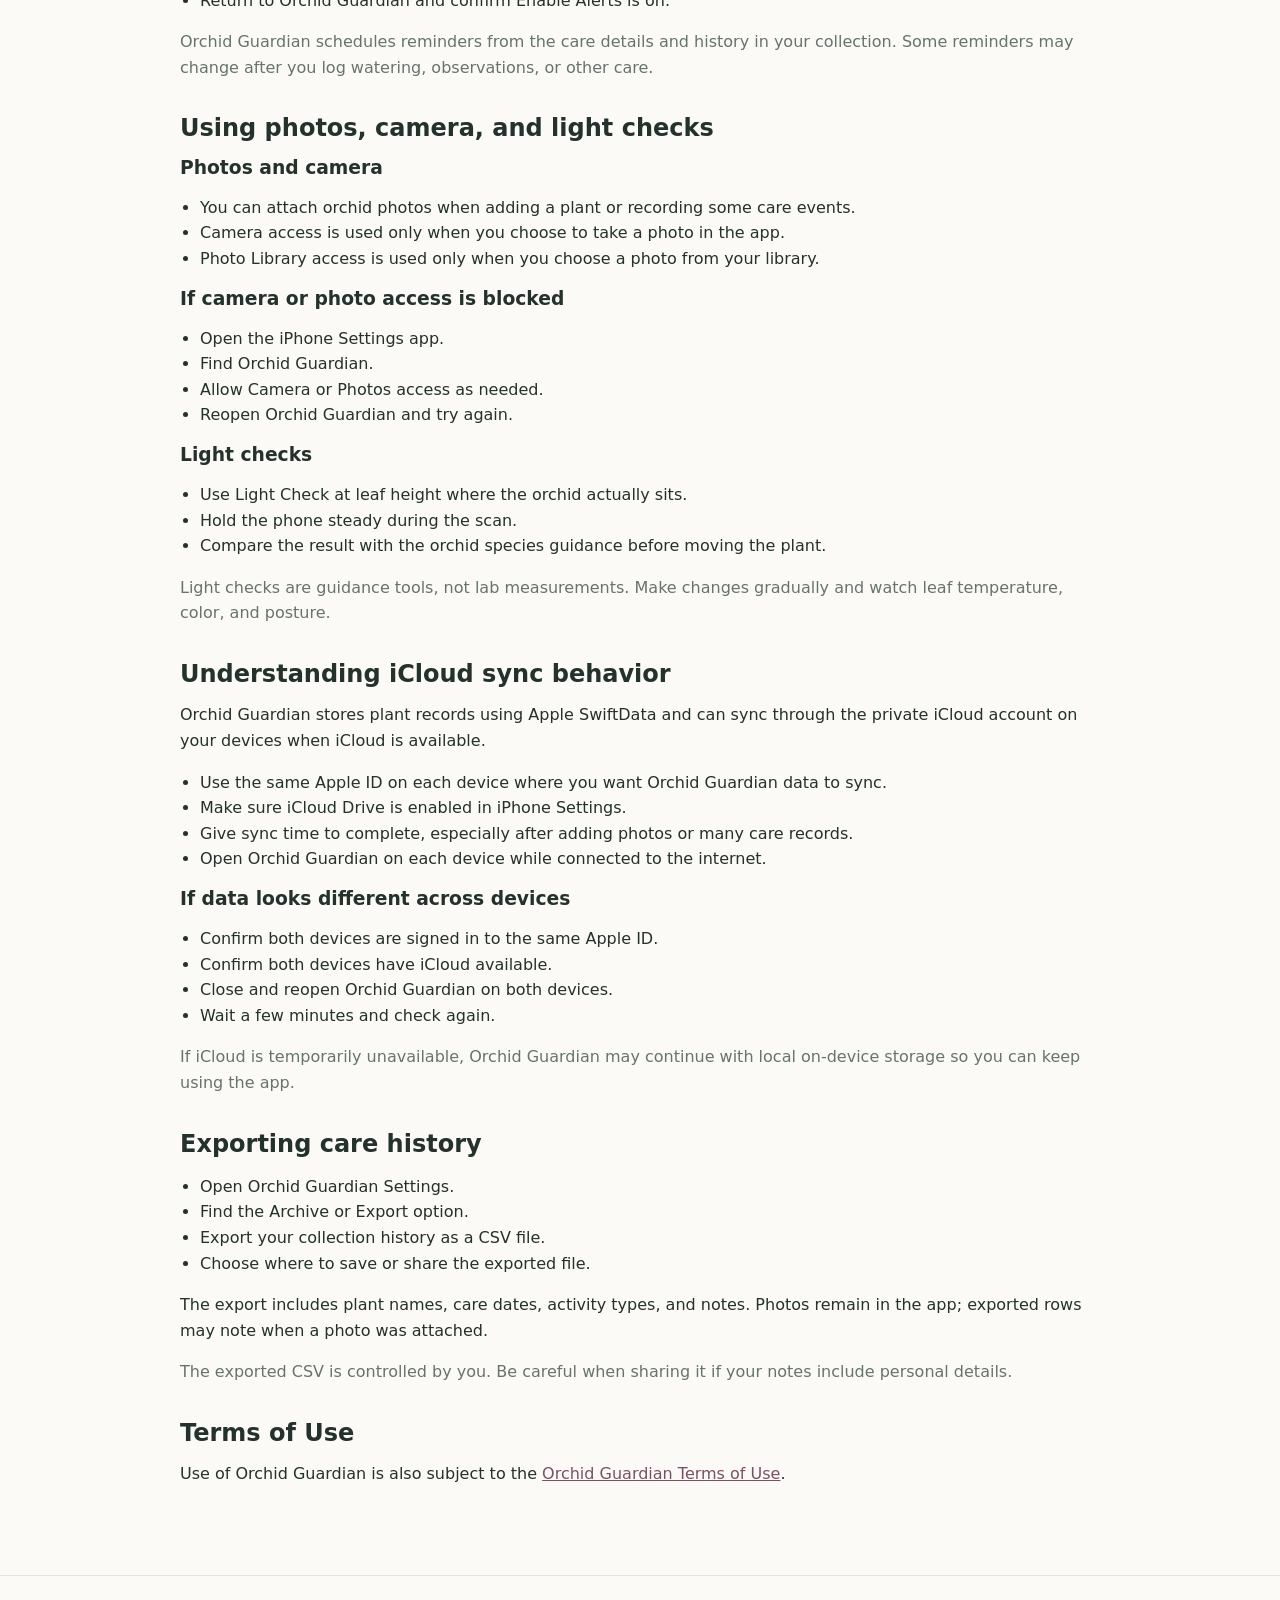
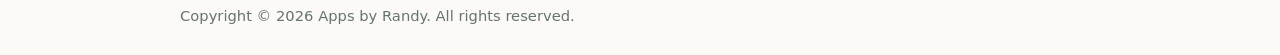
<file: support/orchid-guardian/index.html>
<!doctype html>
<html lang="en">
  <head>
    <meta charset="utf-8">
    <meta name="viewport" content="width=device-width, initial-scale=1">
    <title>Orchid Guardian Support | Apps by Randy</title>
    <meta name="description" content="Support information for Orchid Guardian.">
    <link rel="icon" href="/assets/orchid-guardian-icon.png" type="image/png">
    <link rel="stylesheet" href="/assets/site.css">
  </head>
  <body>
    <header>
      <nav class="shell">
        <a class="brand" href="/">
          <img class="brand-mark" src="/assets/appsbyrandy-mark.svg" alt="" aria-hidden="true">
          <span>Apps by Randy</span>
        </a>
        <div class="nav-links">
          <a href="/apps/orchid-guardian/">Orchid Guardian</a>
          <a href="/privacy/orchid-guardian/">Privacy</a>
          <a href="/terms/orchid-guardian/">Terms</a>
        </div>
      </nav>
    </header>
    <main class="shell">
      <section class="hero app-hero">
        <img class="app-icon" src="/assets/orchid-guardian-icon.png" alt="Orchid Guardian app icon">
        <div>
          <h1>Orchid Guardian Support</h1>
          <p class="muted">Help for Orchid Guardian users.</p>
          <p>Use this page for common Orchid Guardian questions. For direct help, email <a href="mailto:info@appsbyrandy.com">info@appsbyrandy.com</a>.</p>
        </div>
      </section>

      <section class="cards" aria-label="Support topics">
        <article class="card">
          <h2>Common Topics</h2>
          <ul>
            <li><a href="#adding-deleting">Adding or deleting an orchid</a></li>
            <li><a href="#reminders">Managing care reminders</a></li>
            <li><a href="#photos-light">Using photos, camera, and light checks</a></li>
            <li><a href="#icloud-sync">Understanding iCloud sync behavior</a></li>
            <li><a href="#exporting">Exporting care history</a></li>
          </ul>
        </article>
        <article class="card">
          <h2>Contact Support</h2>
          <p>If you email support, include the app name, your device model, iOS version, and a short description of what happened.</p>
          <p>Helpful details include the screen you were using, what you expected, and whether the issue repeats after reopening the app.</p>
          <a class="button" href="mailto:info@appsbyrandy.com">Email Support</a>
        </article>
      </section>

      <section id="adding-deleting">
        <h2>Adding or deleting an orchid</h2>
        <h3>Add an orchid</h3>
        <ul>
          <li>Open Orchid Guardian.</li>
          <li>Tap the plus button or the New Orchid area.</li>
          <li>Choose the orchid species, care goal, pot material, pot size, and potting medium.</li>
          <li>Add a photo if you want a visual baseline. You can also save without a photo and add one later.</li>
          <li>Tap Save Plant.</li>
        </ul>
        <h3>Delete an orchid</h3>
        <ul>
          <li>On the collection screen, swipe left on the orchid card.</li>
          <li>Tap Delete.</li>
          <li>Confirm only if you want to permanently remove that plant and its care history.</li>
        </ul>
        <p class="muted">Deleting an orchid removes its stored care records from the app. If iCloud sync is enabled, deletion may also sync to your other devices.</p>
      </section>

      <section id="reminders">
        <h2>Managing care reminders</h2>
        <ul>
          <li>Open Settings in Orchid Guardian.</li>
          <li>Turn Enable Alerts on or off.</li>
          <li>Set Daily Care Time to choose when the daily care summary should appear.</li>
          <li>Use Care Guide Tips if you want learning prompts in addition to direct care actions.</li>
        </ul>
        <h3>If reminders are not appearing</h3>
        <ul>
          <li>Open the iPhone Settings app.</li>
          <li>Go to Notifications, then Orchid Guardian.</li>
          <li>Make sure notifications are allowed.</li>
          <li>Return to Orchid Guardian and confirm Enable Alerts is on.</li>
        </ul>
        <p class="muted">Orchid Guardian schedules reminders from the care details and history in your collection. Some reminders may change after you log watering, observations, or other care.</p>
      </section>

      <section id="photos-light">
        <h2>Using photos, camera, and light checks</h2>
        <h3>Photos and camera</h3>
        <ul>
          <li>You can attach orchid photos when adding a plant or recording some care events.</li>
          <li>Camera access is used only when you choose to take a photo in the app.</li>
          <li>Photo Library access is used only when you choose a photo from your library.</li>
        </ul>
        <h3>If camera or photo access is blocked</h3>
        <ul>
          <li>Open the iPhone Settings app.</li>
          <li>Find Orchid Guardian.</li>
          <li>Allow Camera or Photos access as needed.</li>
          <li>Reopen Orchid Guardian and try again.</li>
        </ul>
        <h3>Light checks</h3>
        <ul>
          <li>Use Light Check at leaf height where the orchid actually sits.</li>
          <li>Hold the phone steady during the scan.</li>
          <li>Compare the result with the orchid species guidance before moving the plant.</li>
        </ul>
        <p class="muted">Light checks are guidance tools, not lab measurements. Make changes gradually and watch leaf temperature, color, and posture.</p>
      </section>

      <section id="icloud-sync">
        <h2>Understanding iCloud sync behavior</h2>
        <p>Orchid Guardian stores plant records using Apple SwiftData and can sync through the private iCloud account on your devices when iCloud is available.</p>
        <ul>
          <li>Use the same Apple ID on each device where you want Orchid Guardian data to sync.</li>
          <li>Make sure iCloud Drive is enabled in iPhone Settings.</li>
          <li>Give sync time to complete, especially after adding photos or many care records.</li>
          <li>Open Orchid Guardian on each device while connected to the internet.</li>
        </ul>
        <h3>If data looks different across devices</h3>
        <ul>
          <li>Confirm both devices are signed in to the same Apple ID.</li>
          <li>Confirm both devices have iCloud available.</li>
          <li>Close and reopen Orchid Guardian on both devices.</li>
          <li>Wait a few minutes and check again.</li>
        </ul>
        <p class="muted">If iCloud is temporarily unavailable, Orchid Guardian may continue with local on-device storage so you can keep using the app.</p>
      </section>

      <section id="exporting">
        <h2>Exporting care history</h2>
        <ul>
          <li>Open Orchid Guardian Settings.</li>
          <li>Find the Archive or Export option.</li>
          <li>Export your collection history as a CSV file.</li>
          <li>Choose where to save or share the exported file.</li>
        </ul>
        <p>The export includes plant names, care dates, activity types, and notes. Photos remain in the app; exported rows may note when a photo was attached.</p>
        <p class="muted">The exported CSV is controlled by you. Be careful when sharing it if your notes include personal details.</p>

        <h2>Terms of Use</h2>
        <p>Use of Orchid Guardian is also subject to the <a href="/terms/orchid-guardian/">Orchid Guardian Terms of Use</a>.</p>
      </section>
    </main>
    <footer>
      <div class="shell">Copyright &copy; 2026 Apps by Randy. All rights reserved.</div>
    </footer>
  </body>
</html>
</file>
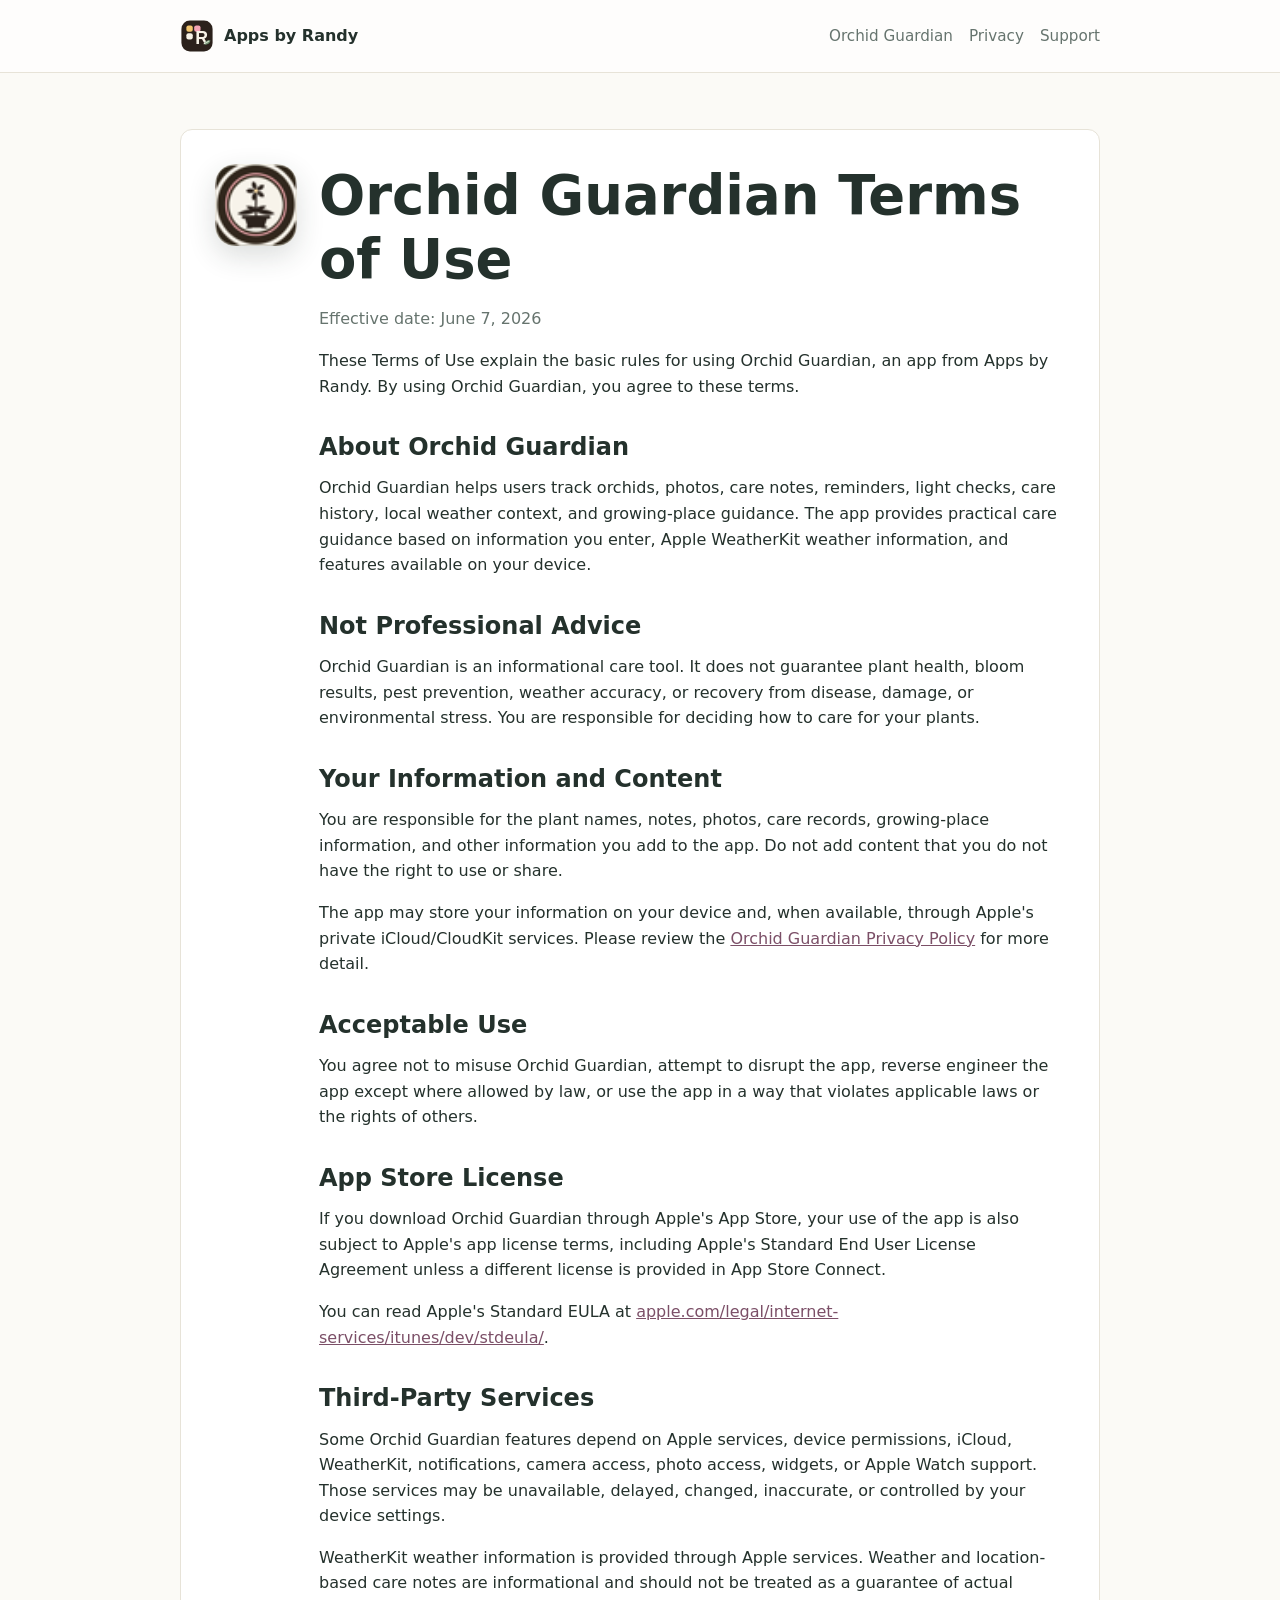
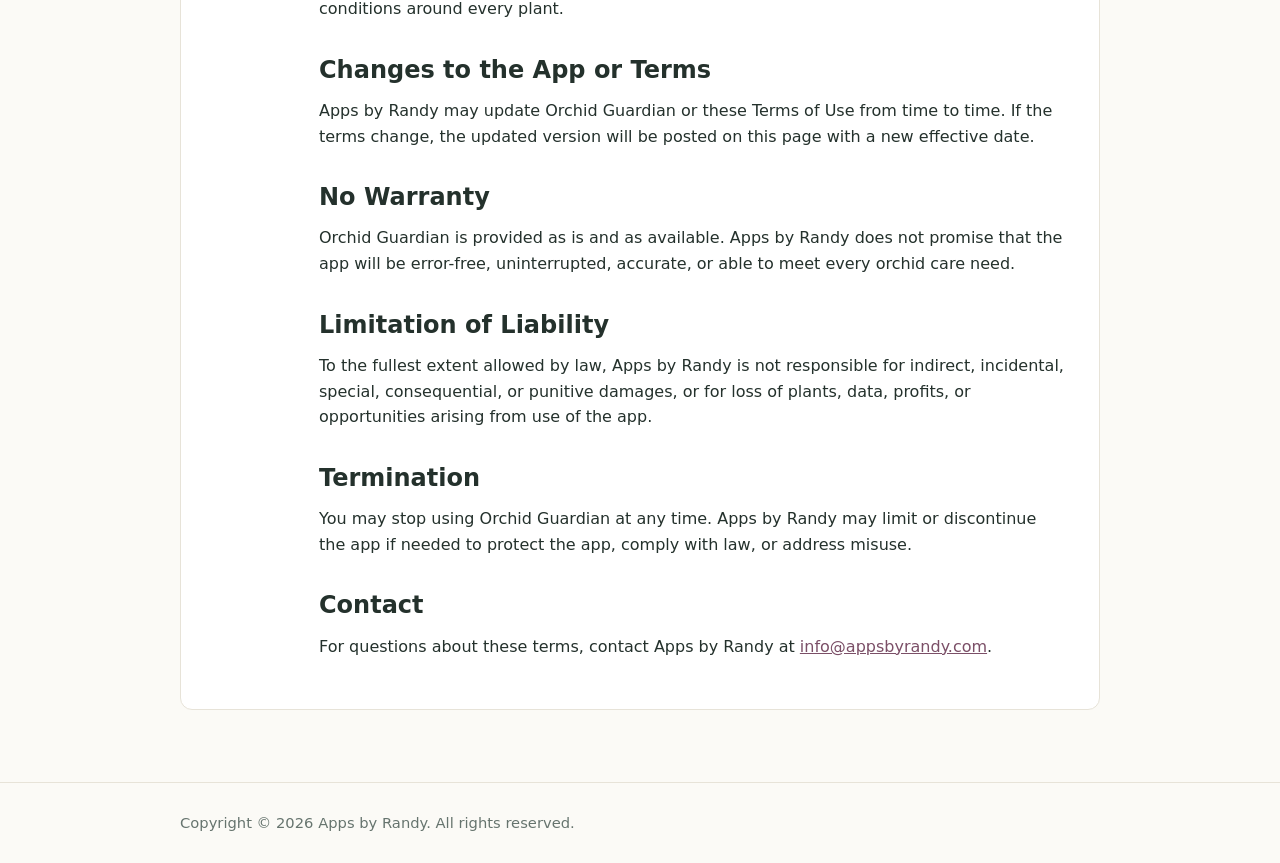
<file: terms/orchid-guardian/index.html>
<!doctype html>
<html lang="en">
  <head>
    <meta charset="utf-8">
    <meta name="viewport" content="width=device-width, initial-scale=1">
    <title>Orchid Guardian Terms of Use | Apps by Randy</title>
    <meta name="description" content="Terms of use for Orchid Guardian.">
    <link rel="icon" href="/assets/orchid-guardian-icon.png" type="image/png">
    <link rel="stylesheet" href="/assets/site.css">
  </head>
  <body>
    <header>
      <nav class="shell">
        <a class="brand" href="/">
          <img class="brand-mark" src="/assets/appsbyrandy-mark.svg" alt="" aria-hidden="true">
          <span>Apps by Randy</span>
        </a>
        <div class="nav-links">
          <a href="/apps/orchid-guardian/">Orchid Guardian</a>
          <a href="/privacy/orchid-guardian/">Privacy</a>
          <a href="/support/orchid-guardian/">Support</a>
        </div>
      </nav>
    </header>
    <main class="shell">
      <article class="hero app-hero">
        <img class="app-icon" src="/assets/orchid-guardian-icon.png" alt="Orchid Guardian app icon">
        <div>
          <h1>Orchid Guardian Terms of Use</h1>
          <p class="muted">Effective date: June 7, 2026</p>
          <p>These Terms of Use explain the basic rules for using Orchid Guardian, an app from Apps by Randy. By using Orchid Guardian, you agree to these terms.</p>

          <h2>About Orchid Guardian</h2>
          <p>Orchid Guardian helps users track orchids, photos, care notes, reminders, light checks, care history, local weather context, and growing-place guidance. The app provides practical care guidance based on information you enter, Apple WeatherKit weather information, and features available on your device.</p>

          <h2>Not Professional Advice</h2>
          <p>Orchid Guardian is an informational care tool. It does not guarantee plant health, bloom results, pest prevention, weather accuracy, or recovery from disease, damage, or environmental stress. You are responsible for deciding how to care for your plants.</p>

          <h2>Your Information and Content</h2>
          <p>You are responsible for the plant names, notes, photos, care records, growing-place information, and other information you add to the app. Do not add content that you do not have the right to use or share.</p>
          <p>The app may store your information on your device and, when available, through Apple's private iCloud/CloudKit services. Please review the <a href="/privacy/orchid-guardian/">Orchid Guardian Privacy Policy</a> for more detail.</p>

          <h2>Acceptable Use</h2>
          <p>You agree not to misuse Orchid Guardian, attempt to disrupt the app, reverse engineer the app except where allowed by law, or use the app in a way that violates applicable laws or the rights of others.</p>

          <h2>App Store License</h2>
          <p>If you download Orchid Guardian through Apple's App Store, your use of the app is also subject to Apple's app license terms, including Apple's Standard End User License Agreement unless a different license is provided in App Store Connect.</p>
          <p>You can read Apple's Standard EULA at <a href="https://www.apple.com/legal/internet-services/itunes/dev/stdeula/">apple.com/legal/internet-services/itunes/dev/stdeula/</a>.</p>

          <h2>Third-Party Services</h2>
          <p>Some Orchid Guardian features depend on Apple services, device permissions, iCloud, WeatherKit, notifications, camera access, photo access, widgets, or Apple Watch support. Those services may be unavailable, delayed, changed, inaccurate, or controlled by your device settings.</p>
          <p>WeatherKit weather information is provided through Apple services. Weather and location-based care notes are informational and should not be treated as a guarantee of actual conditions around every plant.</p>

          <h2>Changes to the App or Terms</h2>
          <p>Apps by Randy may update Orchid Guardian or these Terms of Use from time to time. If the terms change, the updated version will be posted on this page with a new effective date.</p>

          <h2>No Warranty</h2>
          <p>Orchid Guardian is provided as is and as available. Apps by Randy does not promise that the app will be error-free, uninterrupted, accurate, or able to meet every orchid care need.</p>

          <h2>Limitation of Liability</h2>
          <p>To the fullest extent allowed by law, Apps by Randy is not responsible for indirect, incidental, special, consequential, or punitive damages, or for loss of plants, data, profits, or opportunities arising from use of the app.</p>

          <h2>Termination</h2>
          <p>You may stop using Orchid Guardian at any time. Apps by Randy may limit or discontinue the app if needed to protect the app, comply with law, or address misuse.</p>

          <h2>Contact</h2>
          <p>For questions about these terms, contact Apps by Randy at <a href="mailto:info@appsbyrandy.com">info@appsbyrandy.com</a>.</p>
        </div>
      </article>
    </main>
    <footer>
      <div class="shell">Copyright &copy; 2026 Apps by Randy. All rights reserved.</div>
    </footer>
  </body>
</html>
</file>
<file: assets/site.css>
:root {
  color-scheme: light;
  --ink: #24312c;
  --muted: #66746e;
  --paper: #fbfaf6;
  --panel: #ffffff;
  --line: #e7e3d8;
  --accent: #7b4f67;
  --leaf: #49735b;
}

* { box-sizing: border-box; }

body {
  margin: 0;
  font-family: ui-sans-serif, system-ui, -apple-system, BlinkMacSystemFont, "Segoe UI", sans-serif;
  line-height: 1.6;
  color: var(--ink);
  background: var(--paper);
}

a { color: var(--accent); }

.shell {
  width: min(920px, calc(100% - 32px));
  margin: 0 auto;
}

header {
  border-bottom: 1px solid var(--line);
  background: rgba(255, 255, 255, 0.72);
}

nav {
  display: flex;
  align-items: center;
  justify-content: space-between;
  gap: 20px;
  min-height: 72px;
}

.brand {
  display: inline-flex;
  align-items: center;
  gap: 10px;
  font-weight: 800;
  color: var(--ink);
  text-decoration: none;
}

.brand-mark {
  width: 34px;
  height: 34px;
  border-radius: 8px;
  flex: 0 0 auto;
}

.nav-links {
  display: flex;
  gap: 16px;
  flex-wrap: wrap;
  font-size: 0.95rem;
}

.nav-links a {
  color: var(--muted);
  text-decoration: none;
}

main { padding: 56px 0 72px; }

.hero {
  padding: 34px;
  background: var(--panel);
  border: 1px solid var(--line);
  border-radius: 12px;
}

.hero-logo {
  display: block;
  width: min(300px, 100%);
  height: auto;
  margin: 0 0 24px;
}

.app-hero {
  display: flex;
  align-items: flex-start;
  gap: 22px;
}

.app-icon {
  width: 82px;
  height: 82px;
  border-radius: 20px;
  box-shadow: 0 10px 28px rgba(36, 49, 44, 0.16);
  flex: 0 0 auto;
}

.app-card-title {
  display: flex;
  align-items: center;
  gap: 12px;
}

.app-card-title h2 { margin-top: 0; }

.app-card-icon {
  width: 54px;
  height: 54px;
  border-radius: 14px;
  flex: 0 0 auto;
}

h1, h2, h3 {
  line-height: 1.18;
  margin: 0 0 14px;
}

h1 {
  font-size: clamp(2rem, 5vw, 3.4rem);
  letter-spacing: 0;
}

h2 {
  margin-top: 34px;
  font-size: 1.5rem;
}

p { margin: 0 0 16px; }

ul { padding-left: 1.25rem; }

.muted { color: var(--muted); }

.cards {
  display: grid;
  grid-template-columns: repeat(auto-fit, minmax(240px, 1fr));
  gap: 16px;
  margin-top: 24px;
}

.card {
  padding: 22px;
  background: var(--panel);
  border: 1px solid var(--line);
  border-radius: 10px;
}

.button {
  display: inline-block;
  margin-top: 8px;
  padding: 10px 14px;
  color: white;
  background: var(--leaf);
  border-radius: 8px;
  text-decoration: none;
  font-weight: 700;
}

footer {
  padding: 28px 0;
  border-top: 1px solid var(--line);
  color: var(--muted);
  font-size: 0.92rem;
}

@media (max-width: 640px) {
  nav,
  .app-hero {
    align-items: flex-start;
    flex-direction: column;
  }

  nav { padding: 18px 0; }

  .hero { padding: 24px; }

  .app-icon {
    width: 82px;
    height: 82px;
    border-radius: 20px;
  }
}
</file>
